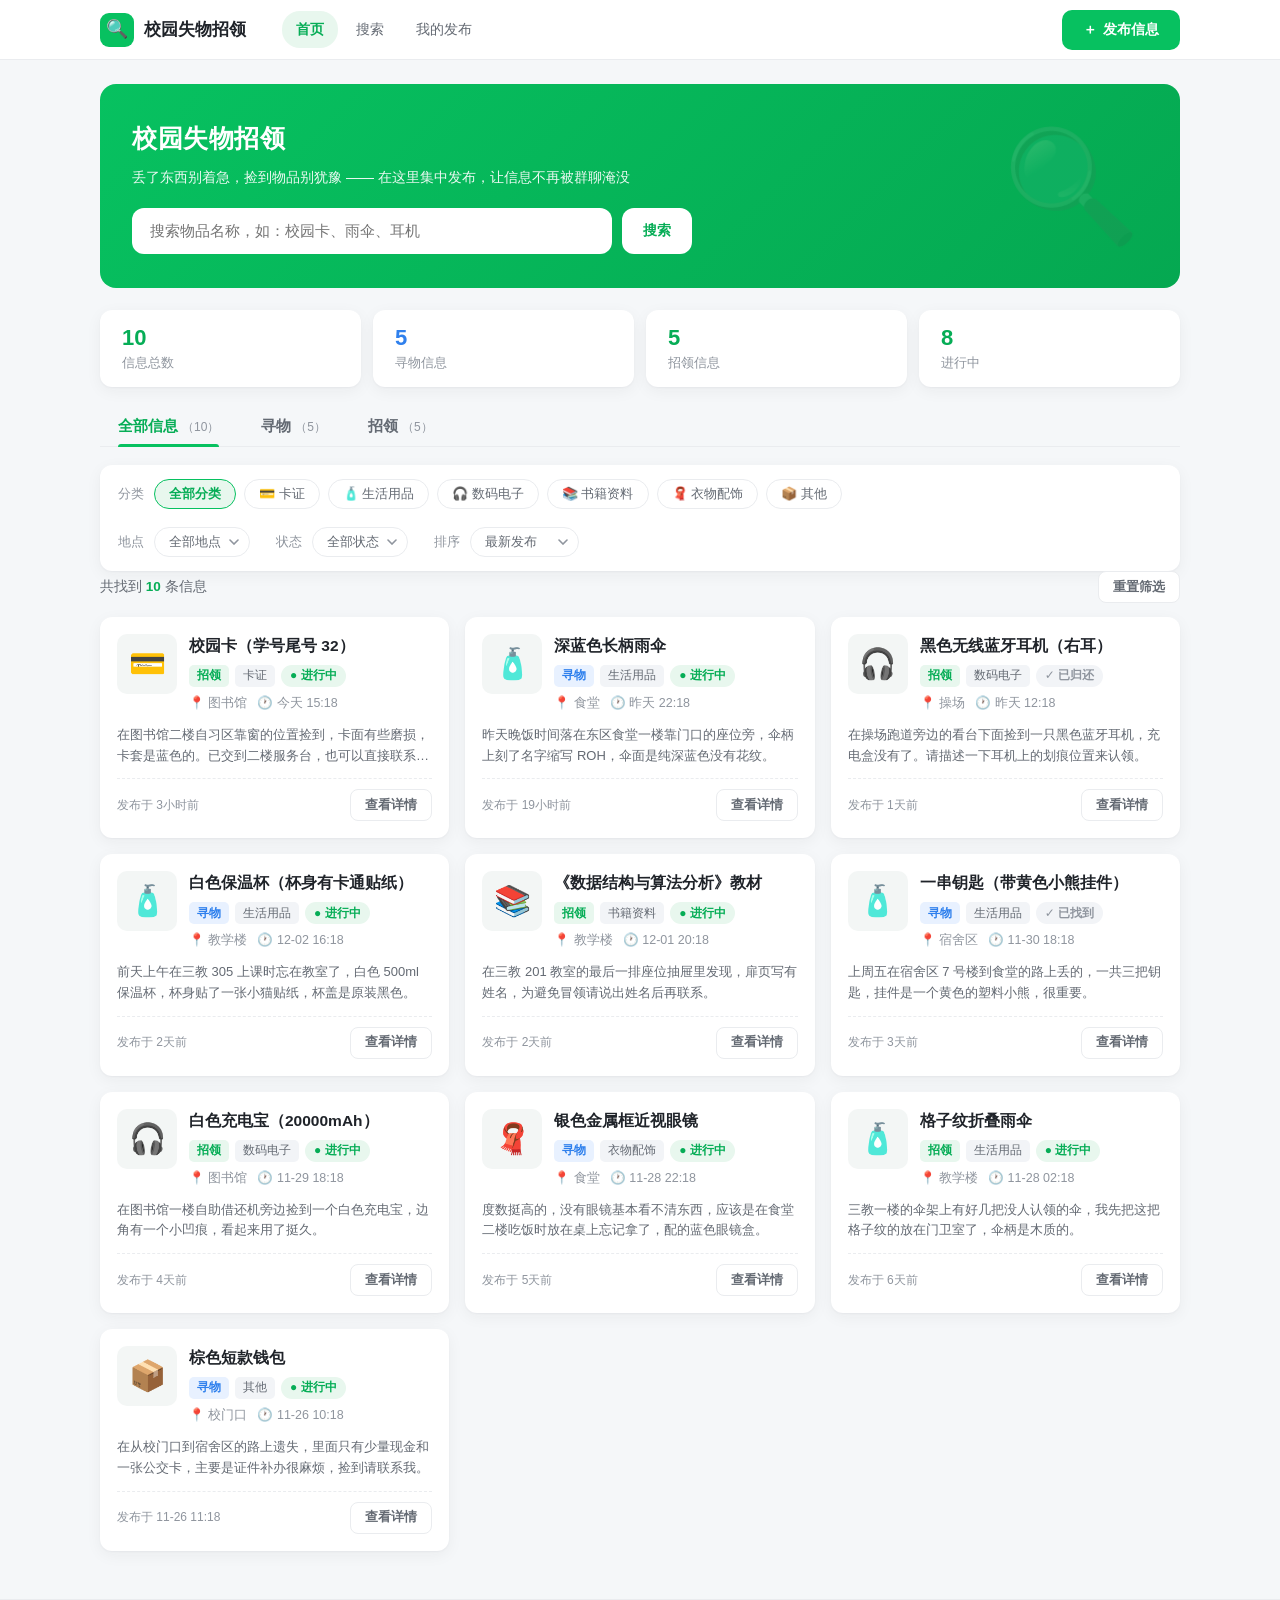
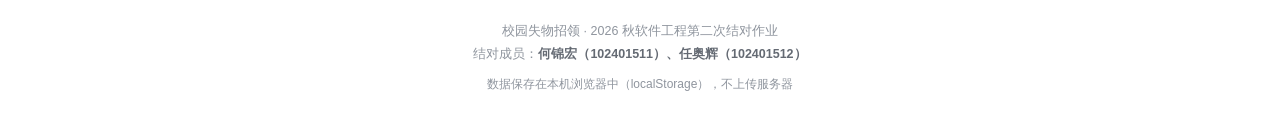
<file: index.html>
<!DOCTYPE html>
<html lang="zh-CN">
<head>
<meta charset="UTF-8">
<meta name="viewport" content="width=device-width, initial-scale=1.0">
<title>校园失物招领 · 首页</title>
<link rel="icon" href="images/favicon.svg" type="image/svg+xml">
<meta name="description" content="校园失物招领平台：集中发布和查看寻物、招领信息，支持关键词搜索与筛选">
<link rel="stylesheet" href="css/style.css">
</head>
<body>

<!-- 顶部导航栏由 js/ui.js 注入 -->
<header id="app-header"></header>

<main>
  <div class="wrap">

    <!-- 搜索横幅：输入关键词后跳到搜索页 -->
    <section class="hero">
      <h2>校园失物招领</h2>
      <p>丢了东西别着急，捡到物品别犹豫 —— 在这里集中发布，让信息不再被群聊淹没</p>
      <form class="hero-search" id="hero-form" autocomplete="off">
        <input type="text" id="hero-input" placeholder="搜索物品名称，如：校园卡、雨伞、耳机" maxlength="30">
        <button class="btn" type="submit">搜索</button>
      </form>
    </section>

    <!-- 数据概览 -->
    <section class="stats" id="stats"></section>

    <!-- 类型切换 -->
    <div class="tabs" id="type-tabs">
      <button data-type="" class="on">全部信息<span class="count" id="count-all"></span></button>
      <button data-type="lost">寻物<span class="count" id="count-lost"></span></button>
      <button data-type="found">招领<span class="count" id="count-found"></span></button>
    </div>

    <!-- 筛选条：分类 / 地点 / 状态 / 排序 -->
    <section class="filters">
      <div class="filter-group" style="width:100%;">
        <label>分类</label>
        <div class="chips" id="cat-chips"></div>
      </div>
      <div class="filter-group">
        <label>地点</label>
        <select class="chip" id="place-select"><option value="">全部地点</option></select>
      </div>
      <div class="filter-group">
        <label>状态</label>
        <select class="chip" id="status-select">
          <option value="">全部状态</option>
          <option value="open">进行中</option>
          <option value="closed">已结束</option>
        </select>
      </div>
      <div class="filter-group">
        <label>排序</label>
        <select class="chip" id="sort-select">
          <option value="new">最新发布</option>
          <option value="old">最早发布</option>
          <option value="time">按物品时间</option>
        </select>
      </div>
    </section>

    <div class="result-bar">
      <span id="list-summary">正在加载…</span>
      <button class="btn btn-sm btn-ghost" id="reset-filter" type="button">重置筛选</button>
    </div>

    <!-- 信息卡片列表 -->
    <section class="grid" id="card-list"></section>

  </div>
</main>

<!-- 页脚由 js/ui.js 注入 -->
<footer id="app-footer"></footer>

<script src="js/utils.js"></script>
<script src="js/store.js"></script>
<script src="js/seed.js"></script>
<script src="js/ui.js"></script>
<script src="js/page-index.js"></script>
</body>
</html>
</file>
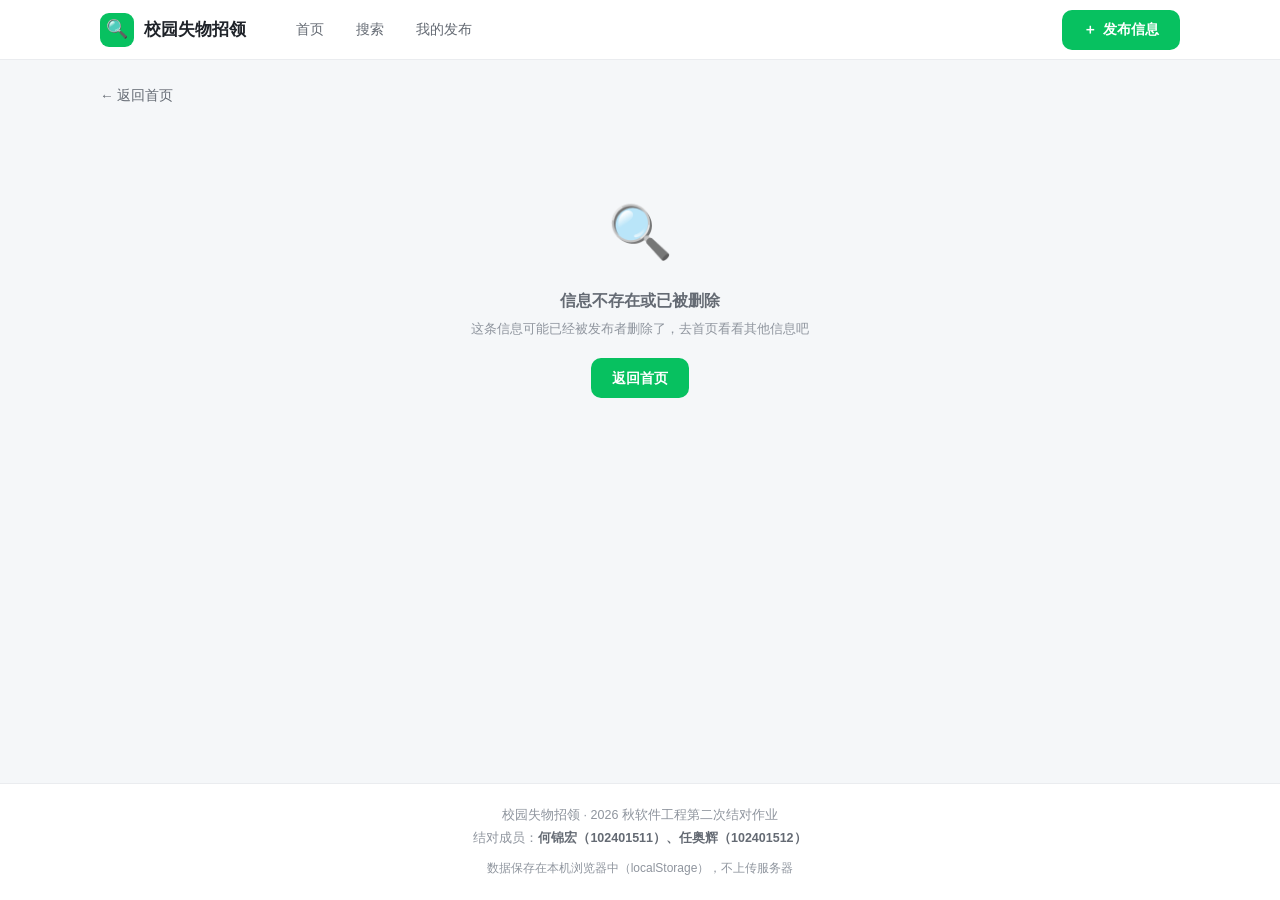
<file: detail.html>
<!DOCTYPE html>
<html lang="zh-CN">
<head>
<meta charset="UTF-8">
<meta name="viewport" content="width=device-width, initial-scale=1.0">
<title>物品详情 · 校园失物招领</title>
<link rel="icon" href="images/favicon.svg" type="image/svg+xml">
<link rel="stylesheet" href="css/style.css">
</head>
<body>

<header id="app-header"></header>

<main>
  <div class="wrap">
    <!-- 面包屑 -->
    <div class="page-head" style="margin-bottom:14px;">
      <a href="index.html" style="color:#646A73;font-size:13.5px;">← 返回首页</a>
    </div>

    <!-- 详情内容由 js/page-detail.js 渲染 -->
    <div id="detail-root"></div>
  </div>
</main>

<footer id="app-footer"></footer>

<script src="js/utils.js"></script>
<script src="js/store.js"></script>
<script src="js/seed.js"></script>
<script src="js/ui.js"></script>
<script src="js/page-detail.js"></script>
</body>
</html>
</file>
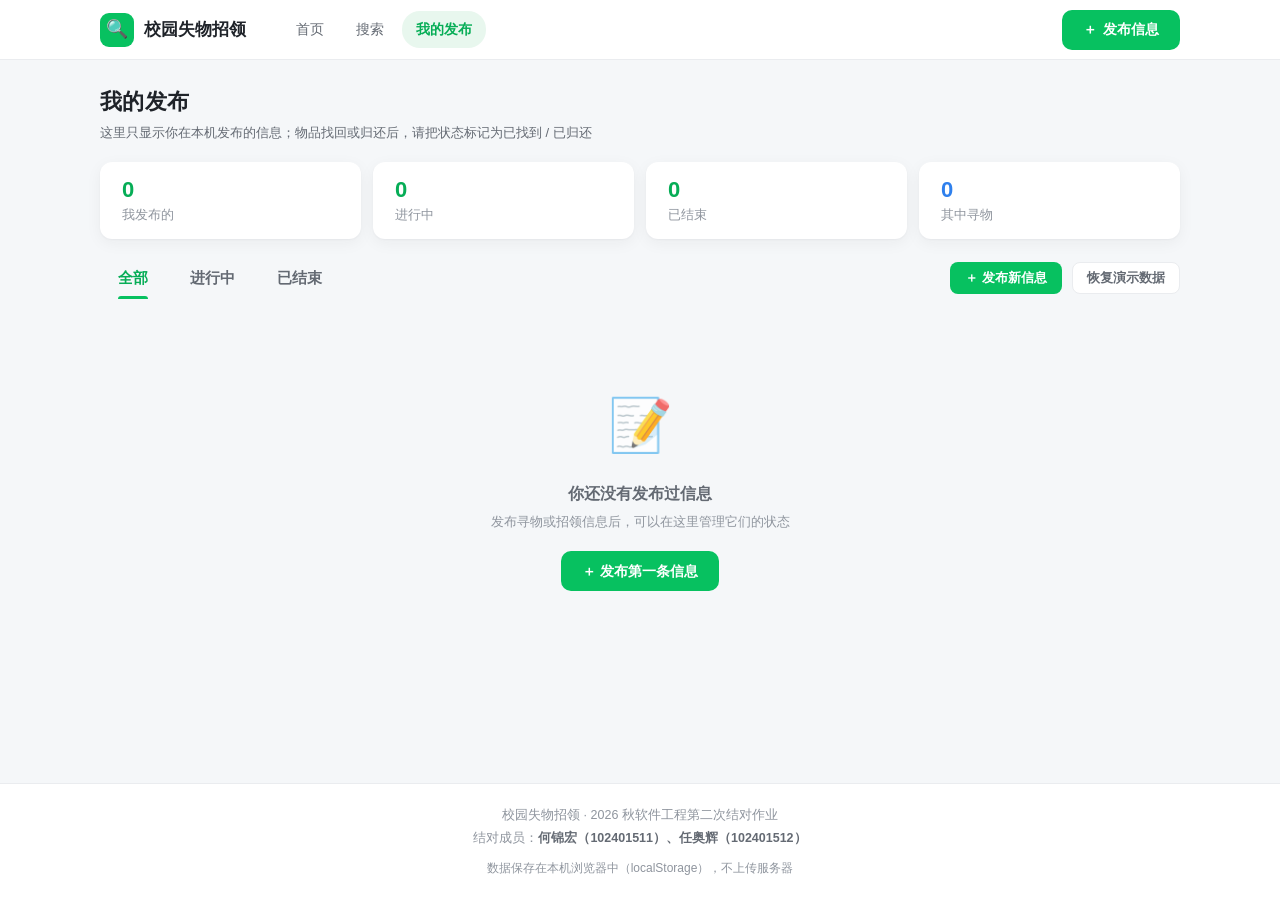
<file: mine.html>
<!DOCTYPE html>
<html lang="zh-CN">
<head>
<meta charset="UTF-8">
<meta name="viewport" content="width=device-width, initial-scale=1.0">
<title>我的发布 · 校园失物招领</title>
<link rel="icon" href="images/favicon.svg" type="image/svg+xml">
<link rel="stylesheet" href="css/style.css">
</head>
<body>

<header id="app-header"></header>

<main>
  <div class="wrap">

    <div class="page-head">
      <h1>我的发布</h1>
      <p>这里只显示你在本机发布的信息；物品找回或归还后，请把状态标记为已找到 / 已归还</p>
    </div>

    <!-- 我的数据概览 -->
    <section class="stats" id="mine-stats"></section>

    <div class="mine-toolbar">
      <div class="tabs" id="status-tabs" style="margin-bottom:0;border:none;">
        <button data-status="" class="on">全部</button>
        <button data-status="open">进行中</button>
        <button data-status="closed">已结束</button>
      </div>
      <div style="display:flex;gap:10px;flex-wrap:wrap;">
        <a class="btn btn-primary btn-sm" href="publish.html">＋ 发布新信息</a>
        <button class="btn btn-ghost btn-sm" id="restore-seed" type="button">恢复演示数据</button>
      </div>
    </div>

    <section id="mine-list"></section>

  </div>
</main>

<footer id="app-footer"></footer>

<script src="js/utils.js"></script>
<script src="js/store.js"></script>
<script src="js/seed.js"></script>
<script src="js/ui.js"></script>
<script src="js/page-mine.js"></script>
</body>
</html>
</file>
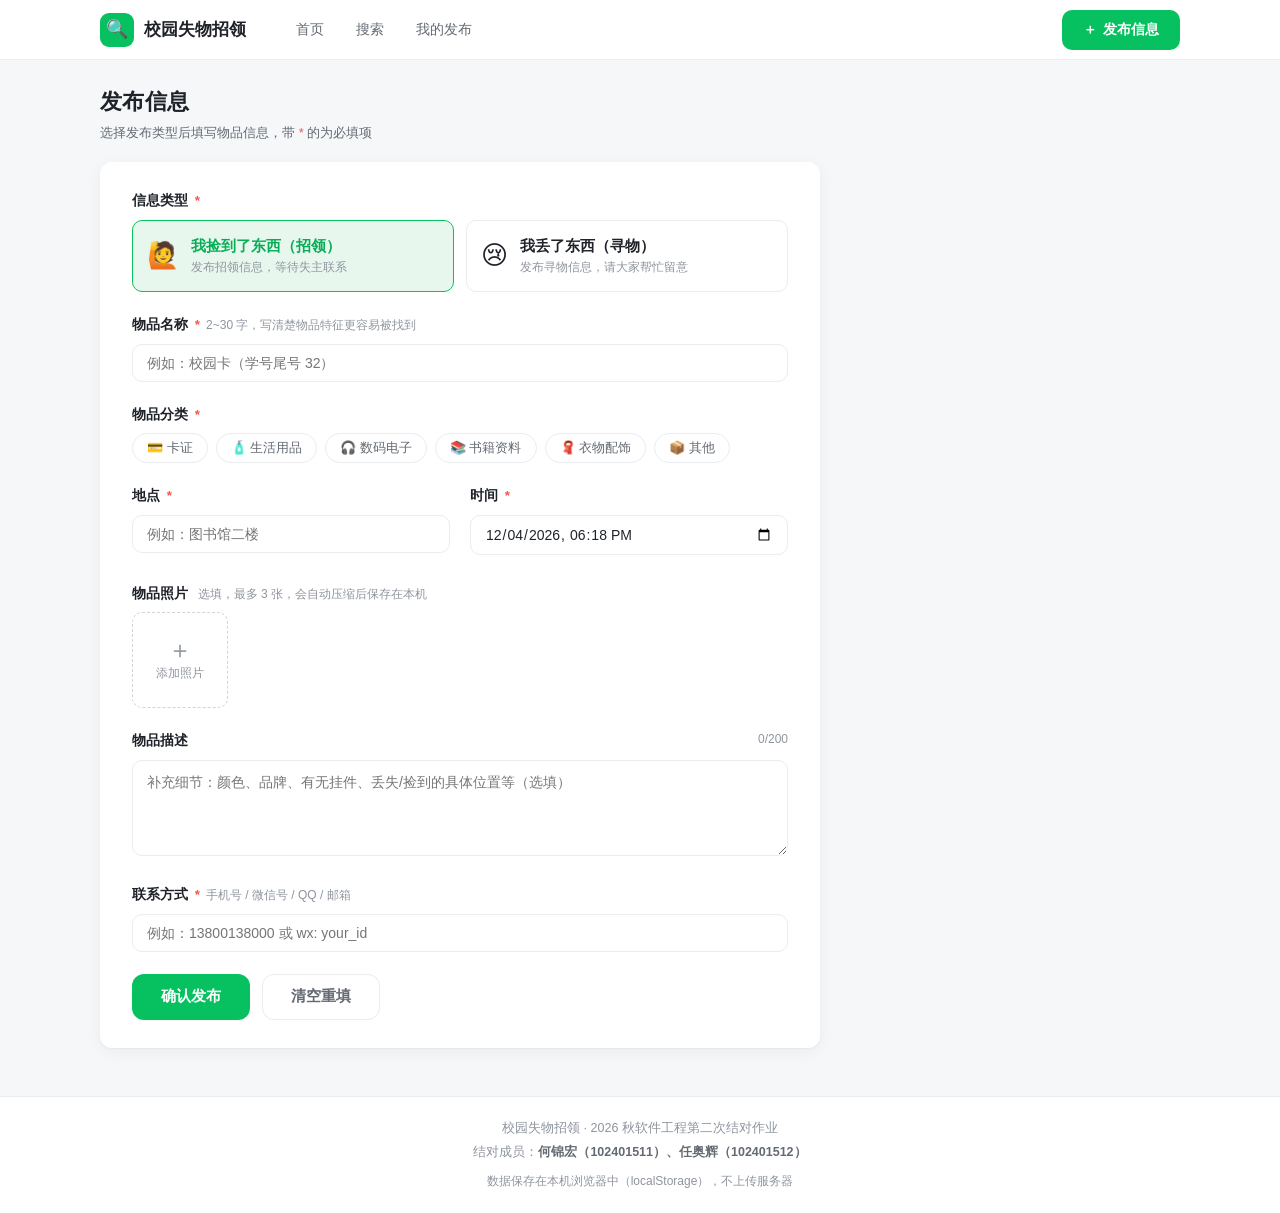
<file: publish.html>
<!DOCTYPE html>
<html lang="zh-CN">
<head>
<meta charset="UTF-8">
<meta name="viewport" content="width=device-width, initial-scale=1.0">
<title>发布信息 · 校园失物招领</title>
<link rel="icon" href="images/favicon.svg" type="image/svg+xml">
<meta name="description" content="发布寻物或招领信息，填写物品名称、分类、地点、时间、联系方式">
<link rel="stylesheet" href="css/style.css">
</head>
<body>

<header id="app-header"></header>

<main>
  <div class="wrap">

    <div class="page-head">
      <h1>发布信息</h1>
      <p>选择发布类型后填写物品信息，带 <span style="color:#FA5151">*</span> 的为必填项</p>
    </div>

    <form class="form-card" id="publish-form" novalidate>

      <!-- 类型选择 -->
      <div class="form-row">
        <label>信息类型 <span class="req">*</span></label>
        <div class="type-picker" id="type-picker">
          <div class="type-option on" data-type="found">
            <span class="ti">🙋</span>
            <div>
              <div class="tt">我捡到了东西（招领）</div>
              <div class="td">发布招领信息，等待失主联系</div>
            </div>
          </div>
          <div class="type-option" data-type="lost">
            <span class="ti">😢</span>
            <div>
              <div class="tt">我丢了东西（寻物）</div>
              <div class="td">发布寻物信息，请大家帮忙留意</div>
            </div>
          </div>
        </div>
        <div class="err-msg" data-err="type"></div>
      </div>

      <!-- 物品名称 -->
      <div class="form-row">
        <label>物品名称 <span class="req">*</span><span class="hint">2~30 字，写清楚物品特征更容易被找到</span></label>
        <input class="input" type="text" id="f-title" maxlength="30" placeholder="例如：校园卡（学号尾号 32）">
        <div class="err-msg" data-err="title"></div>
      </div>

      <!-- 分类 -->
      <div class="form-row">
        <label>物品分类 <span class="req">*</span></label>
        <div class="chips" id="cat-chips"></div>
        <div class="err-msg" data-err="category"></div>
      </div>

      <div class="form-grid">
        <!-- 地点 -->
        <div class="form-row">
          <label>地点 <span class="req">*</span></label>
          <input class="input" type="text" id="f-place" list="place-list" maxlength="20" placeholder="例如：图书馆二楼">
          <datalist id="place-list"></datalist>
          <div class="err-msg" data-err="place"></div>
        </div>

        <!-- 时间 -->
        <div class="form-row">
          <label>时间 <span class="req">*</span></label>
          <input class="input" type="datetime-local" id="f-time">
          <div class="err-msg" data-err="time"></div>
        </div>
      </div>

      <!-- 图片 -->
      <div class="form-row">
        <label>物品照片 <span class="hint">选填，最多 3 张，会自动压缩后保存在本机</span></label>
        <div class="uploader" id="uploader">
          <label class="upload-box" id="upload-btn">
            <span class="plus">＋</span>
            <span>添加照片</span>
            <input type="file" id="file-input" accept="image/*" multiple hidden>
          </label>
        </div>
        <div class="err-msg" data-err="images"></div>
      </div>

      <!-- 描述 -->
      <div class="form-row">
        <label>物品描述 <span class="char-count" id="desc-count">0/200</span></label>
        <textarea class="textarea" id="f-desc" maxlength="200"
          placeholder="补充细节：颜色、品牌、有无挂件、丢失/捡到的具体位置等（选填）"></textarea>
        <div class="err-msg" data-err="desc"></div>
      </div>

      <!-- 联系方式 -->
      <div class="form-row">
        <label>联系方式 <span class="req">*</span><span class="hint">手机号 / 微信号 / QQ / 邮箱</span></label>
        <input class="input" type="text" id="f-contact" maxlength="30" placeholder="例如：13800138000 或 wx: your_id">
        <div class="err-msg" data-err="contact"></div>
      </div>

      <div style="display:flex;gap:12px;flex-wrap:wrap;">
        <button class="btn btn-primary btn-lg" type="submit" id="submit-btn">确认发布</button>
        <button class="btn btn-ghost btn-lg" type="reset" id="reset-btn">清空重填</button>
      </div>

    </form>

  </div>
</main>

<footer id="app-footer"></footer>

<script src="js/utils.js"></script>
<script src="js/store.js"></script>
<script src="js/seed.js"></script>
<script src="js/ui.js"></script>
<script src="js/page-publish.js"></script>
</body>
</html>
</file>
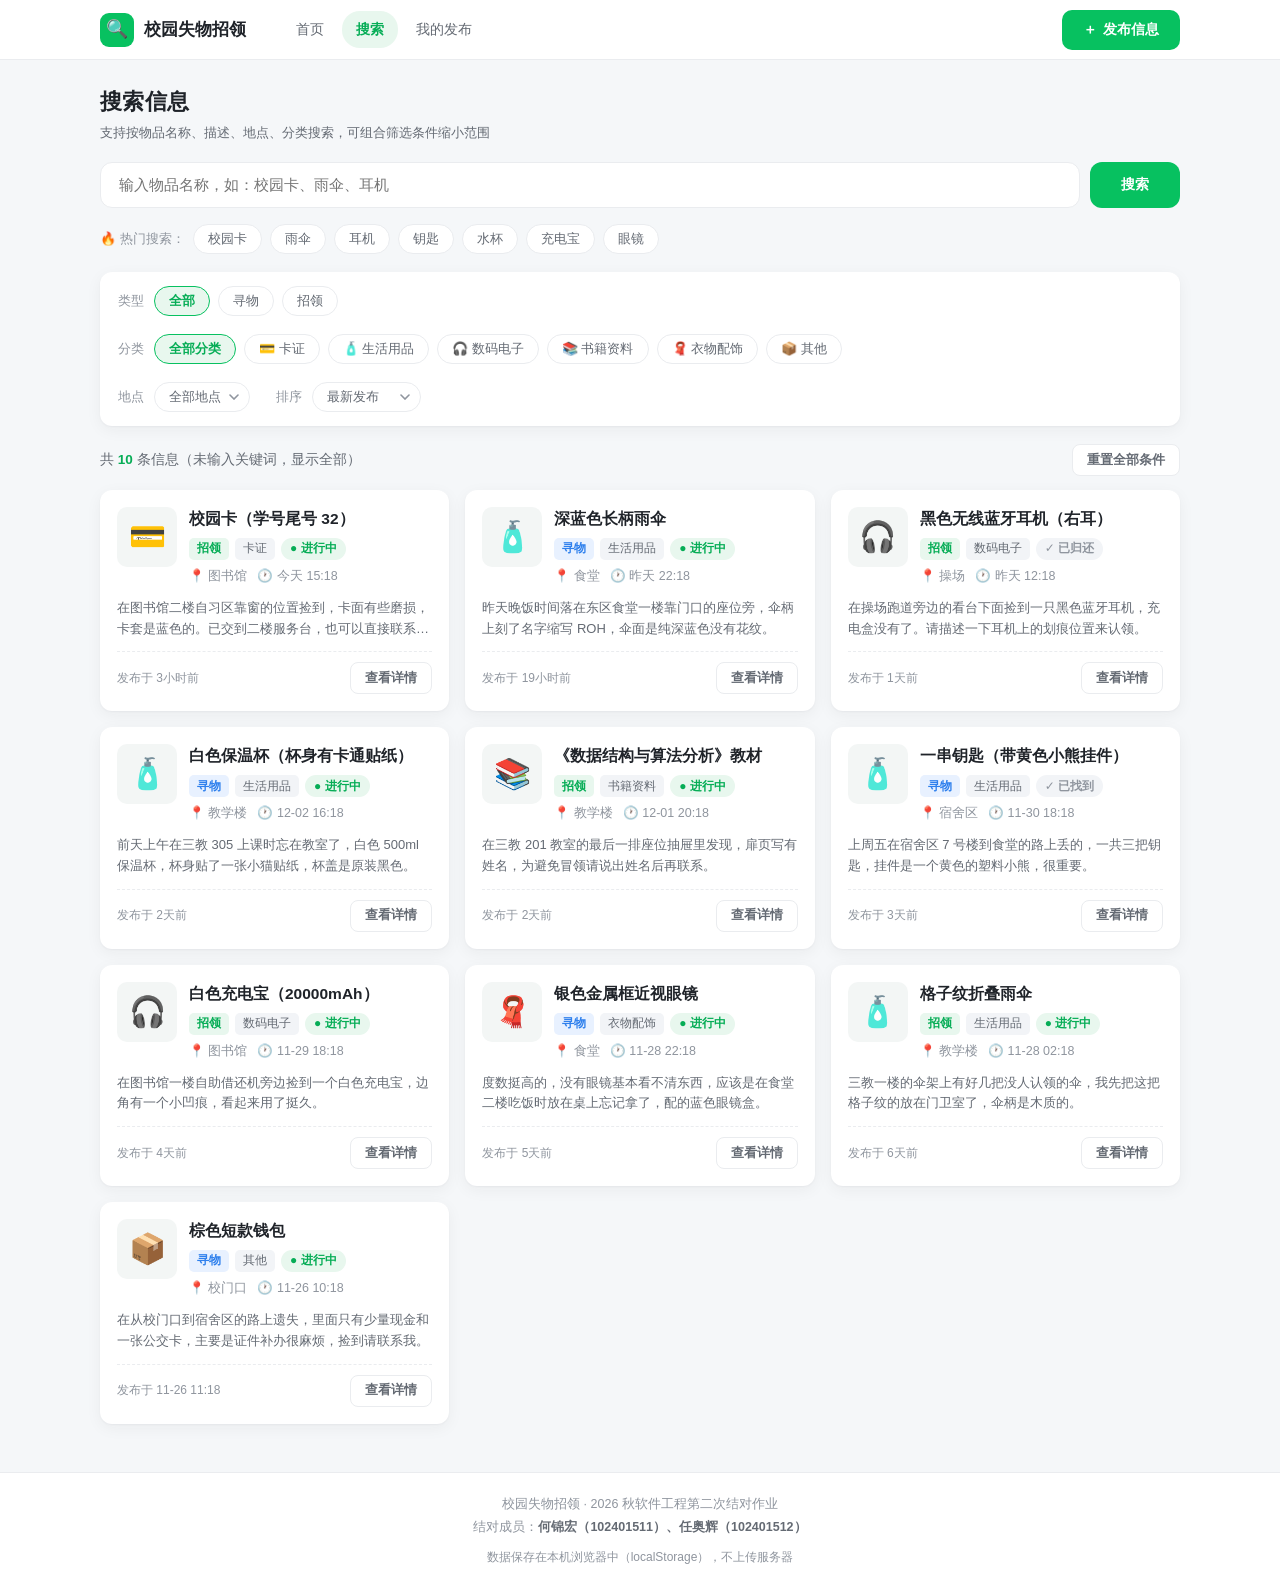
<file: search.html>
<!DOCTYPE html>
<html lang="zh-CN">
<head>
<meta charset="UTF-8">
<meta name="viewport" content="width=device-width, initial-scale=1.0">
<title>搜索 · 校园失物招领</title>
<link rel="icon" href="images/favicon.svg" type="image/svg+xml">
<meta name="description" content="按物品名称等关键词搜索校园失物招领信息，支持类型、分类、地点筛选">
<link rel="stylesheet" href="css/style.css">
</head>
<body>

<header id="app-header"></header>

<main>
  <div class="wrap">

    <div class="page-head">
      <h1>搜索信息</h1>
      <p>支持按物品名称、描述、地点、分类搜索，可组合筛选条件缩小范围</p>
    </div>

    <!-- 搜索框 -->
    <form class="search-bar" id="search-form" autocomplete="off">
      <input type="text" id="keyword" placeholder="输入物品名称，如：校园卡、雨伞、耳机" maxlength="30">
      <button class="btn btn-primary" type="submit">搜索</button>
    </form>

    <!-- 热门搜索词 -->
    <div class="hot-words">
      <span class="lbl">🔥 热门搜索：</span>
      <div class="chips" id="hot-chips"></div>
    </div>

    <!-- 搜索历史（保存在本机） -->
    <div class="hot-words" id="history-row" style="display:none;">
      <span class="lbl">🕘 搜索历史：</span>
      <div class="chips" id="history-chips"></div>
      <button class="btn btn-sm btn-ghost" id="clear-history" type="button">清空</button>
    </div>

    <!-- 筛选条 -->
    <section class="filters" style="margin-bottom:18px;">
      <div class="filter-group">
        <label>类型</label>
        <div class="chips" id="type-chips">
          <button class="chip on" data-type="">全部</button>
          <button class="chip" data-type="lost">寻物</button>
          <button class="chip" data-type="found">招领</button>
        </div>
      </div>
      <div class="filter-group" style="width:100%;">
        <label>分类</label>
        <div class="chips" id="cat-chips"></div>
      </div>
      <div class="filter-group">
        <label>地点</label>
        <select class="chip" id="place-select"><option value="">全部地点</option></select>
      </div>
      <div class="filter-group">
        <label>排序</label>
        <select class="chip" id="sort-select">
          <option value="new">最新发布</option>
          <option value="time">按物品时间</option>
        </select>
      </div>
    </section>

    <div class="result-bar">
      <span id="result-summary">请输入关键词开始搜索</span>
      <button class="btn btn-sm btn-ghost" id="reset-btn" type="button">重置全部条件</button>
    </div>

    <section class="grid" id="result-list"></section>

  </div>
</main>

<footer id="app-footer"></footer>

<script src="js/utils.js"></script>
<script src="js/store.js"></script>
<script src="js/seed.js"></script>
<script src="js/ui.js"></script>
<script src="js/page-search.js"></script>
</body>
</html>
</file>
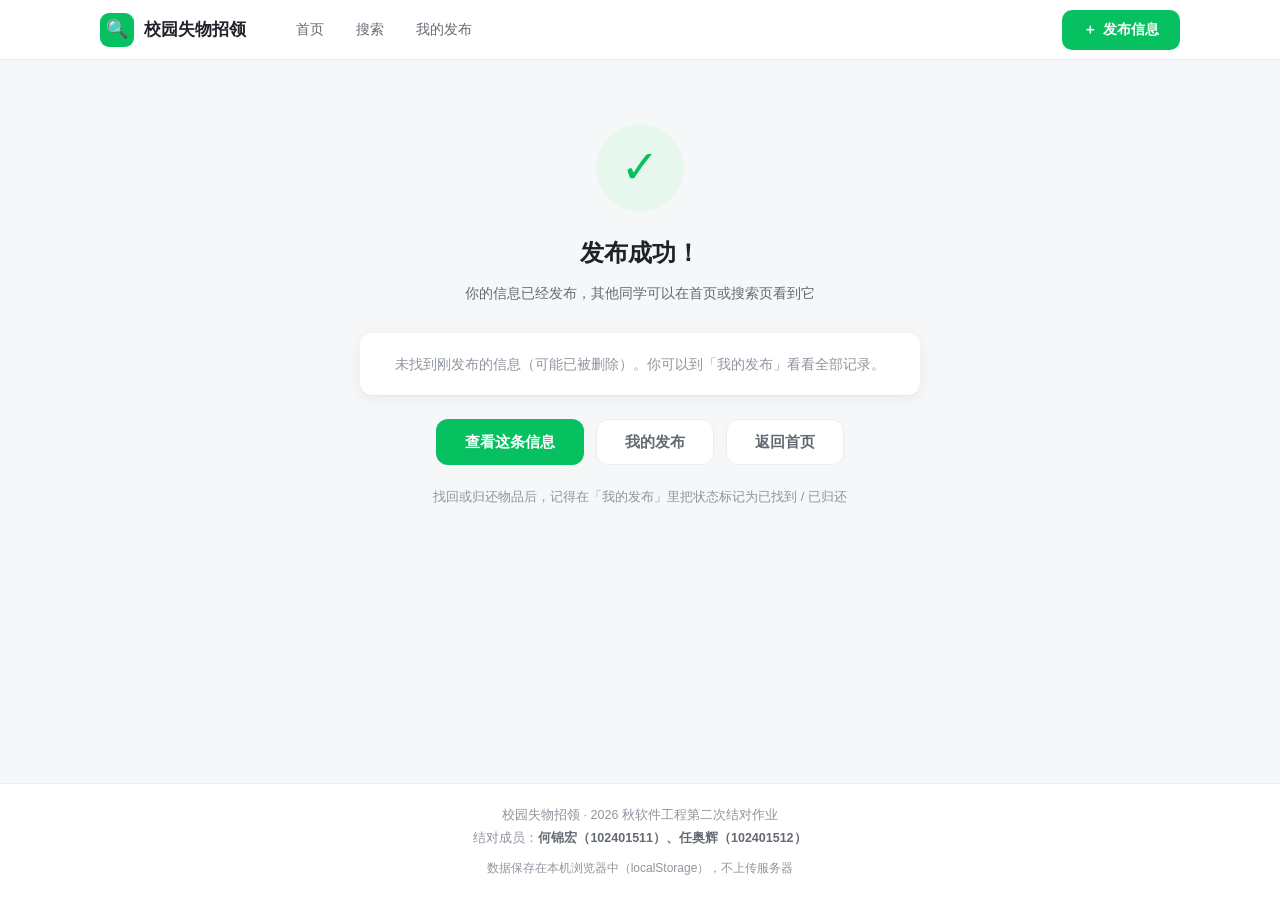
<file: success.html>
<!DOCTYPE html>
<html lang="zh-CN">
<head>
<meta charset="UTF-8">
<meta name="viewport" content="width=device-width, initial-scale=1.0">
<title>发布成功 · 校园失物招领</title>
<link rel="icon" href="images/favicon.svg" type="image/svg+xml">
<link rel="stylesheet" href="css/style.css">
</head>
<body>

<header id="app-header"></header>

<main>
  <div class="wrap">
    <div class="success-wrap">

      <div class="success-icon">✓</div>
      <h1>发布成功！</h1>
      <p>你的信息已经发布，其他同学可以在首页或搜索页看到它</p>

      <div class="success-card" id="preview-card"></div>

      <div class="success-actions">
        <a class="btn btn-primary btn-lg" id="btn-detail" href="mine.html">查看这条信息</a>
        <a class="btn btn-ghost btn-lg" href="mine.html">我的发布</a>
        <a class="btn btn-ghost btn-lg" href="index.html">返回首页</a>
      </div>

      <p style="margin-top:22px;font-size:13px;color:#8F959E;">
        找回或归还物品后，记得在「我的发布」里把状态标记为已找到 / 已归还
      </p>

    </div>
  </div>
</main>

<footer id="app-footer"></footer>

<script src="js/utils.js"></script>
<script src="js/store.js"></script>
<script src="js/seed.js"></script>
<script src="js/ui.js"></script>
<script>
(function () {
  'use strict';
  document.addEventListener('DOMContentLoaded', function () {
    LFUI.initPage('');

    var id = LFUtils.parseQuery(location.search).id;
    var item = id ? LFUI.store.getById(id) : null;
    var box = document.getElementById('preview-card');

    if (!item) {
      box.innerHTML = '<p style="color:#8F959E;text-align:center;">' +
        '未找到刚发布的信息（可能已被删除）。你可以到「我的发布」看看全部记录。</p>';
      document.getElementById('btn-detail').href = 'mine.html';
      return;
    }

    // 预览刚发布的那条信息
    box.innerHTML =
      '<div style="display:flex;gap:12px;align-items:center;">' +
        LFUI.thumbHtml(item, 'card-thumb') +
        '<div style="flex:1;min-width:0;">' +
          '<div style="font-weight:700;font-size:15.5px;margin-bottom:6px;">' + LFUtils.escapeHtml(item.title) + '</div>' +
          '<div class="card-tags">' +
            '<span class="tag ' + LFUI.typeClass(item) + '">' + LFUI.typeText(item) + '</span>' +
            '<span class="tag tag-cat">' + LFUI.categoryName(item.category) + '</span>' +
          '</div>' +
          '<div class="card-meta"><span>📍 ' + LFUtils.escapeHtml(item.place) + '</span>' +
          '<span>🕐 ' + LFUtils.formatTime(item.time) + '</span></div>' +
        '</div>' +
      '</div>';

    document.getElementById('btn-detail').href = 'detail.html' + LFUtils.buildQuery({ id: item.id });
  });
})();
</script>
</body>
</html>
</file>
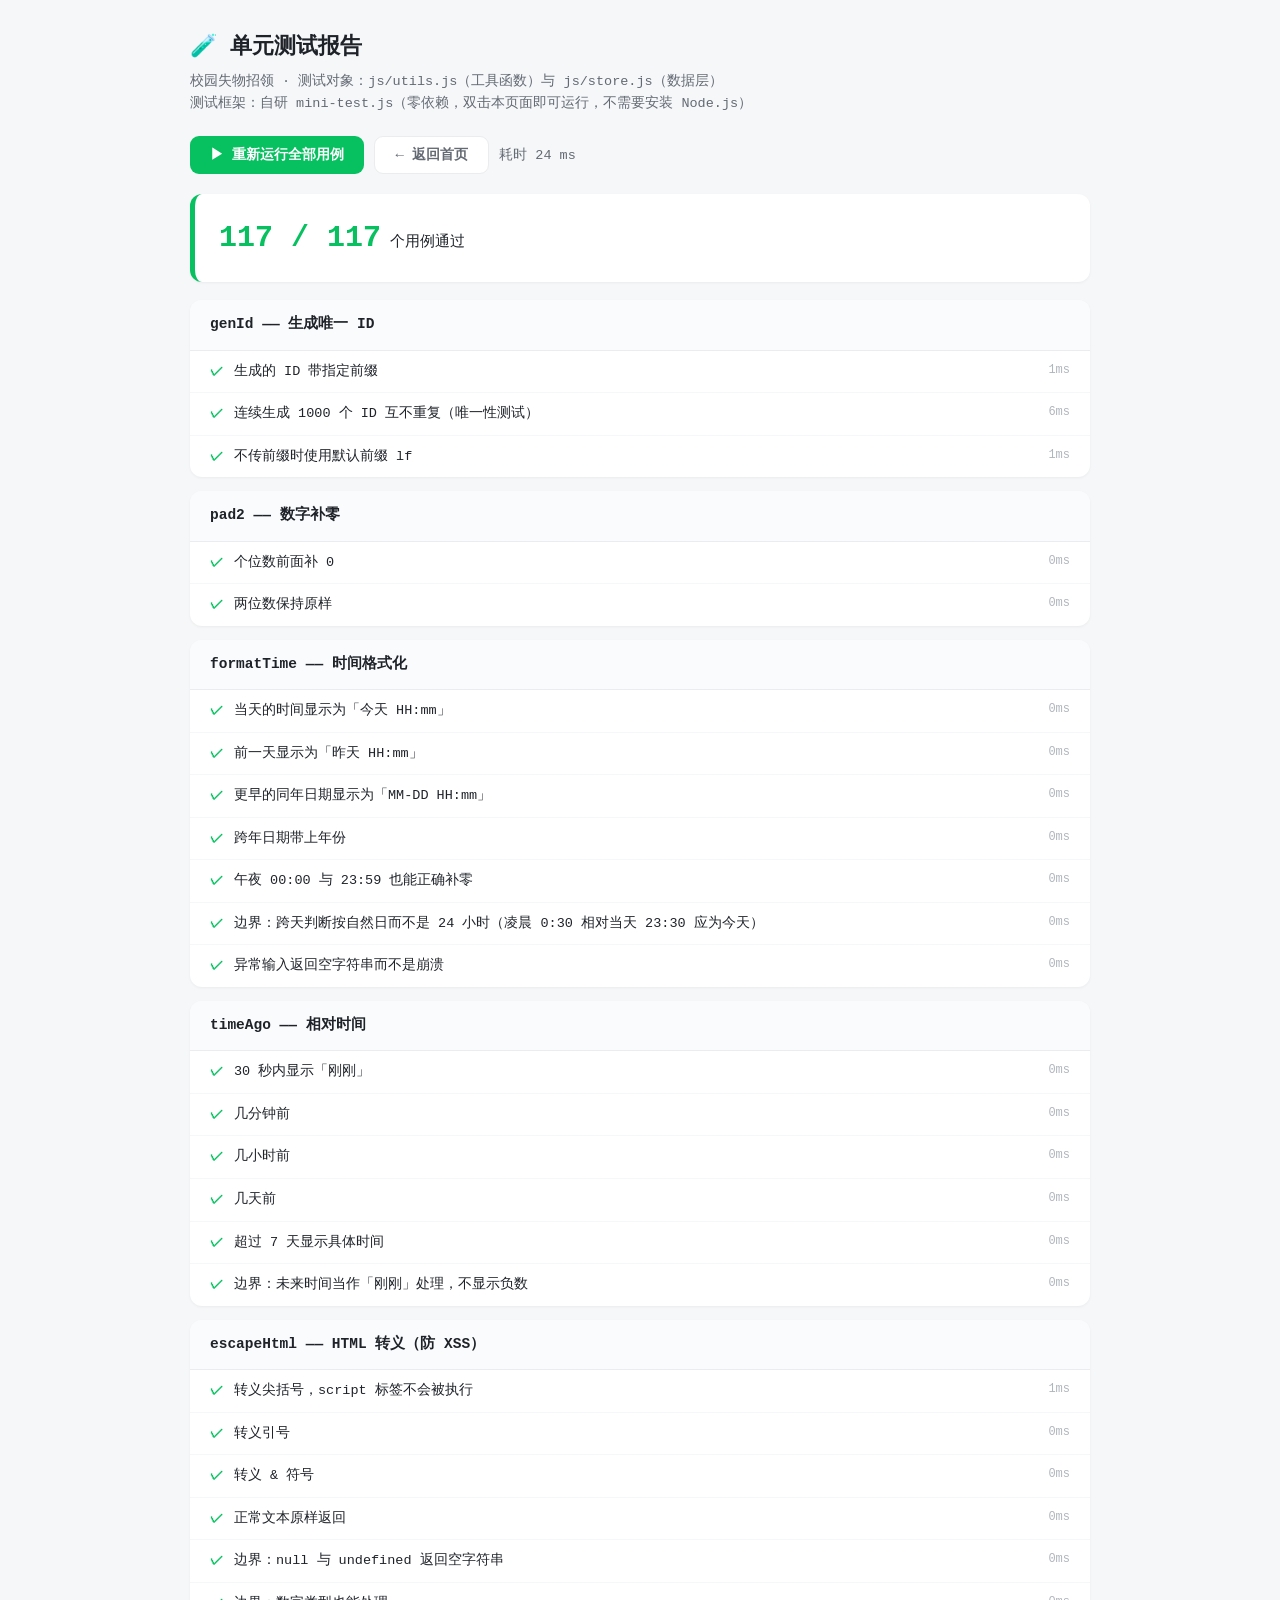
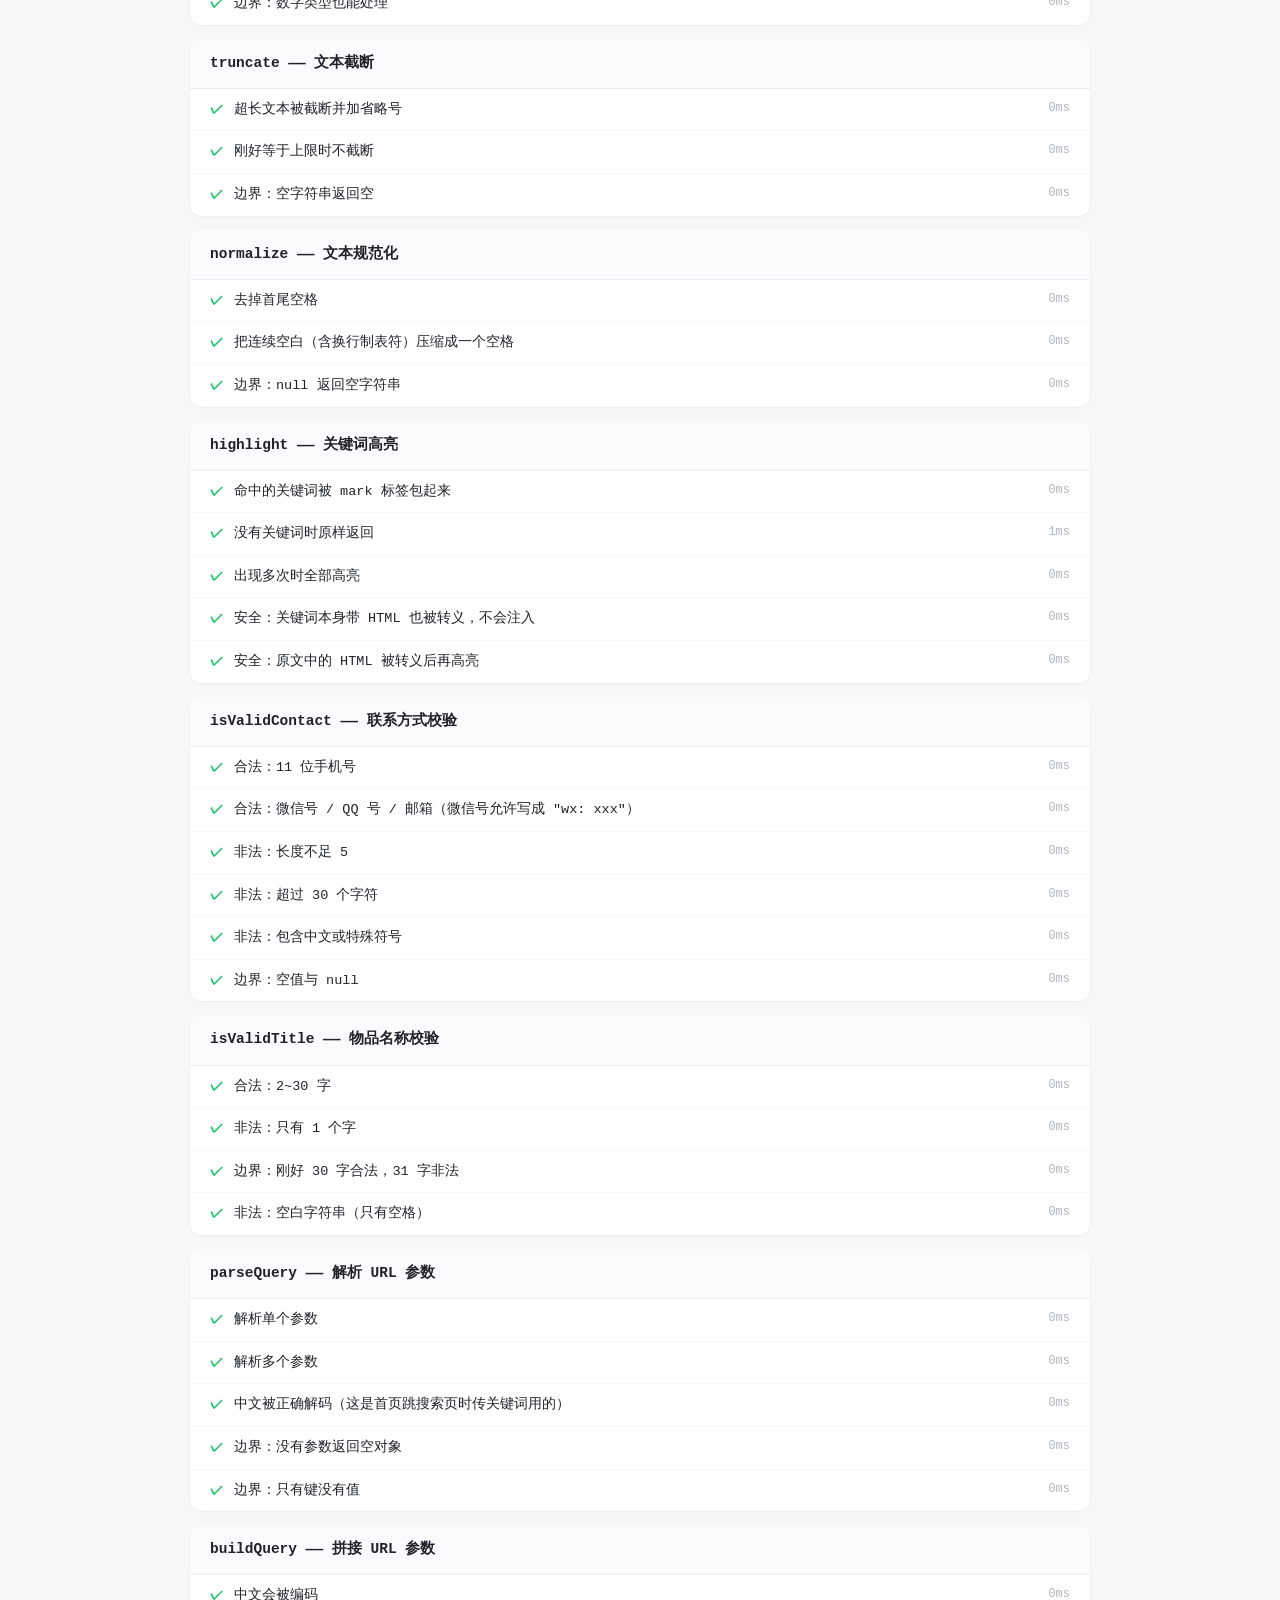
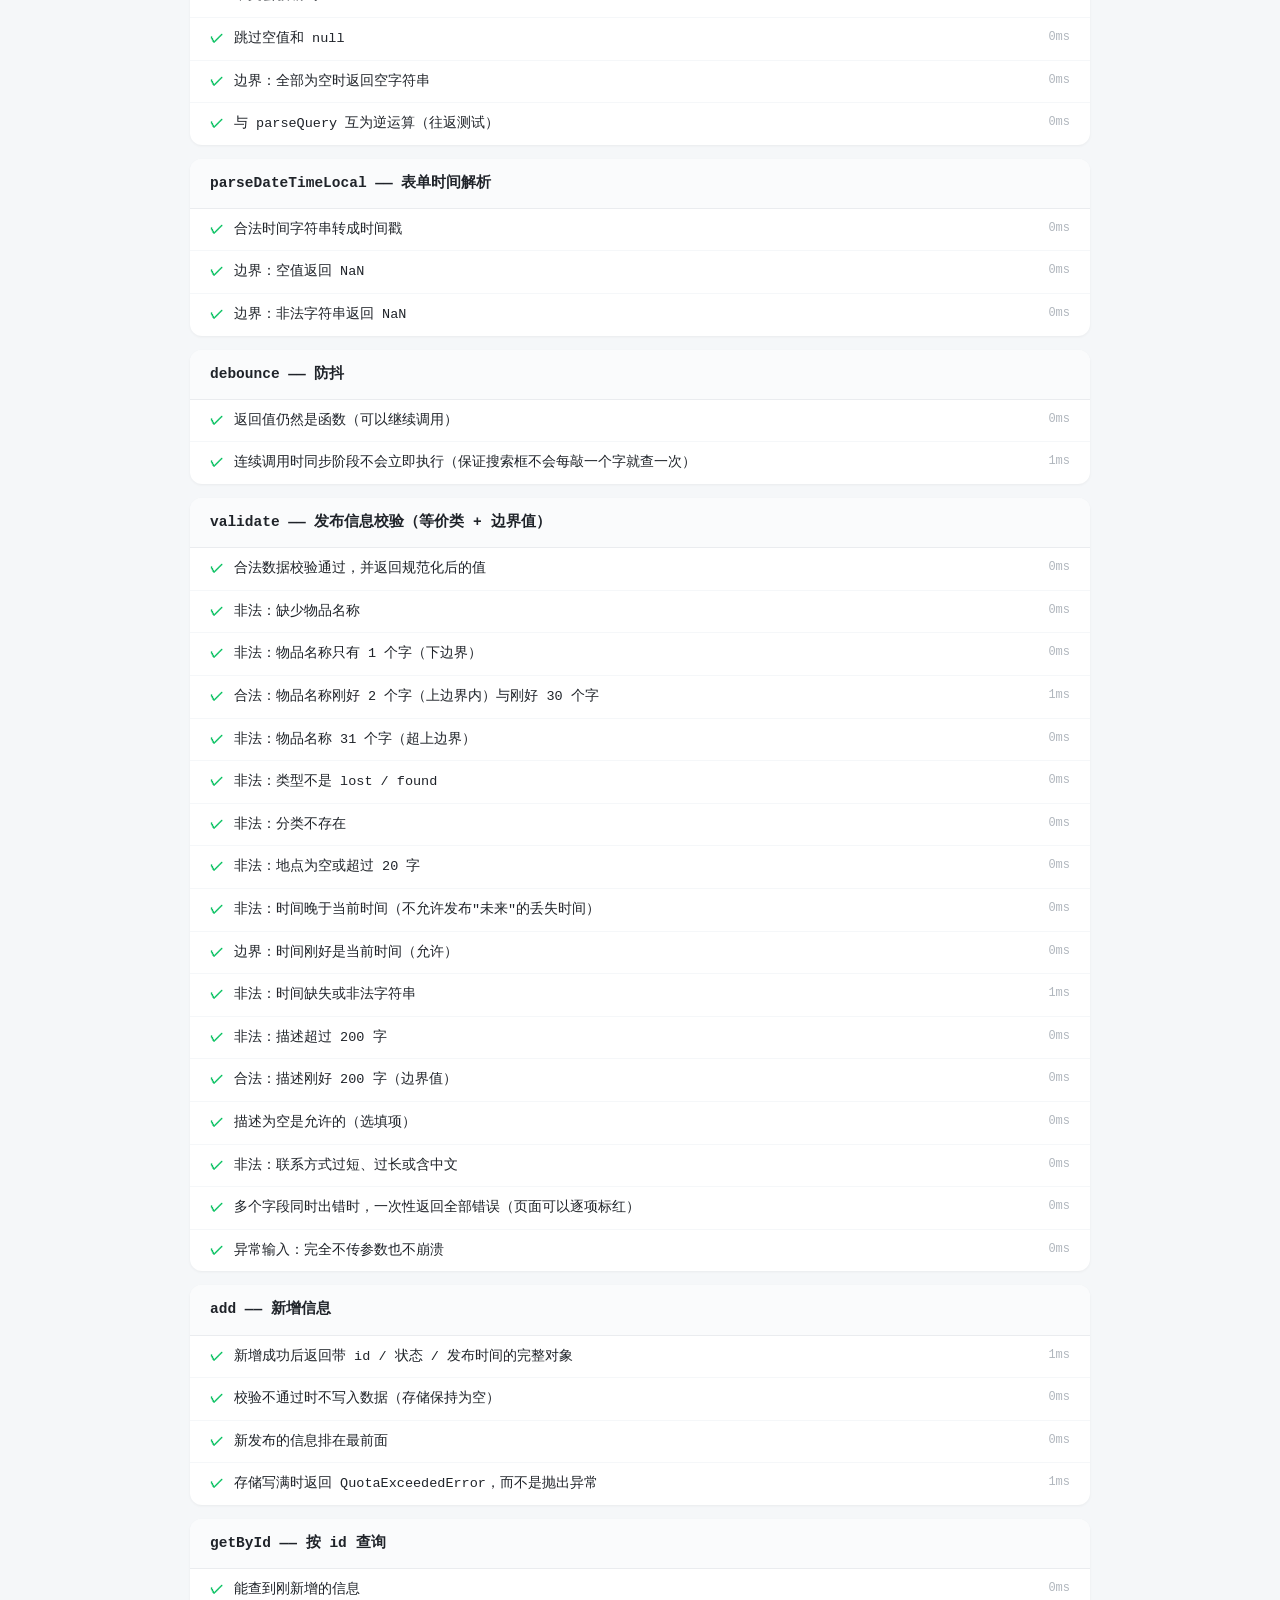
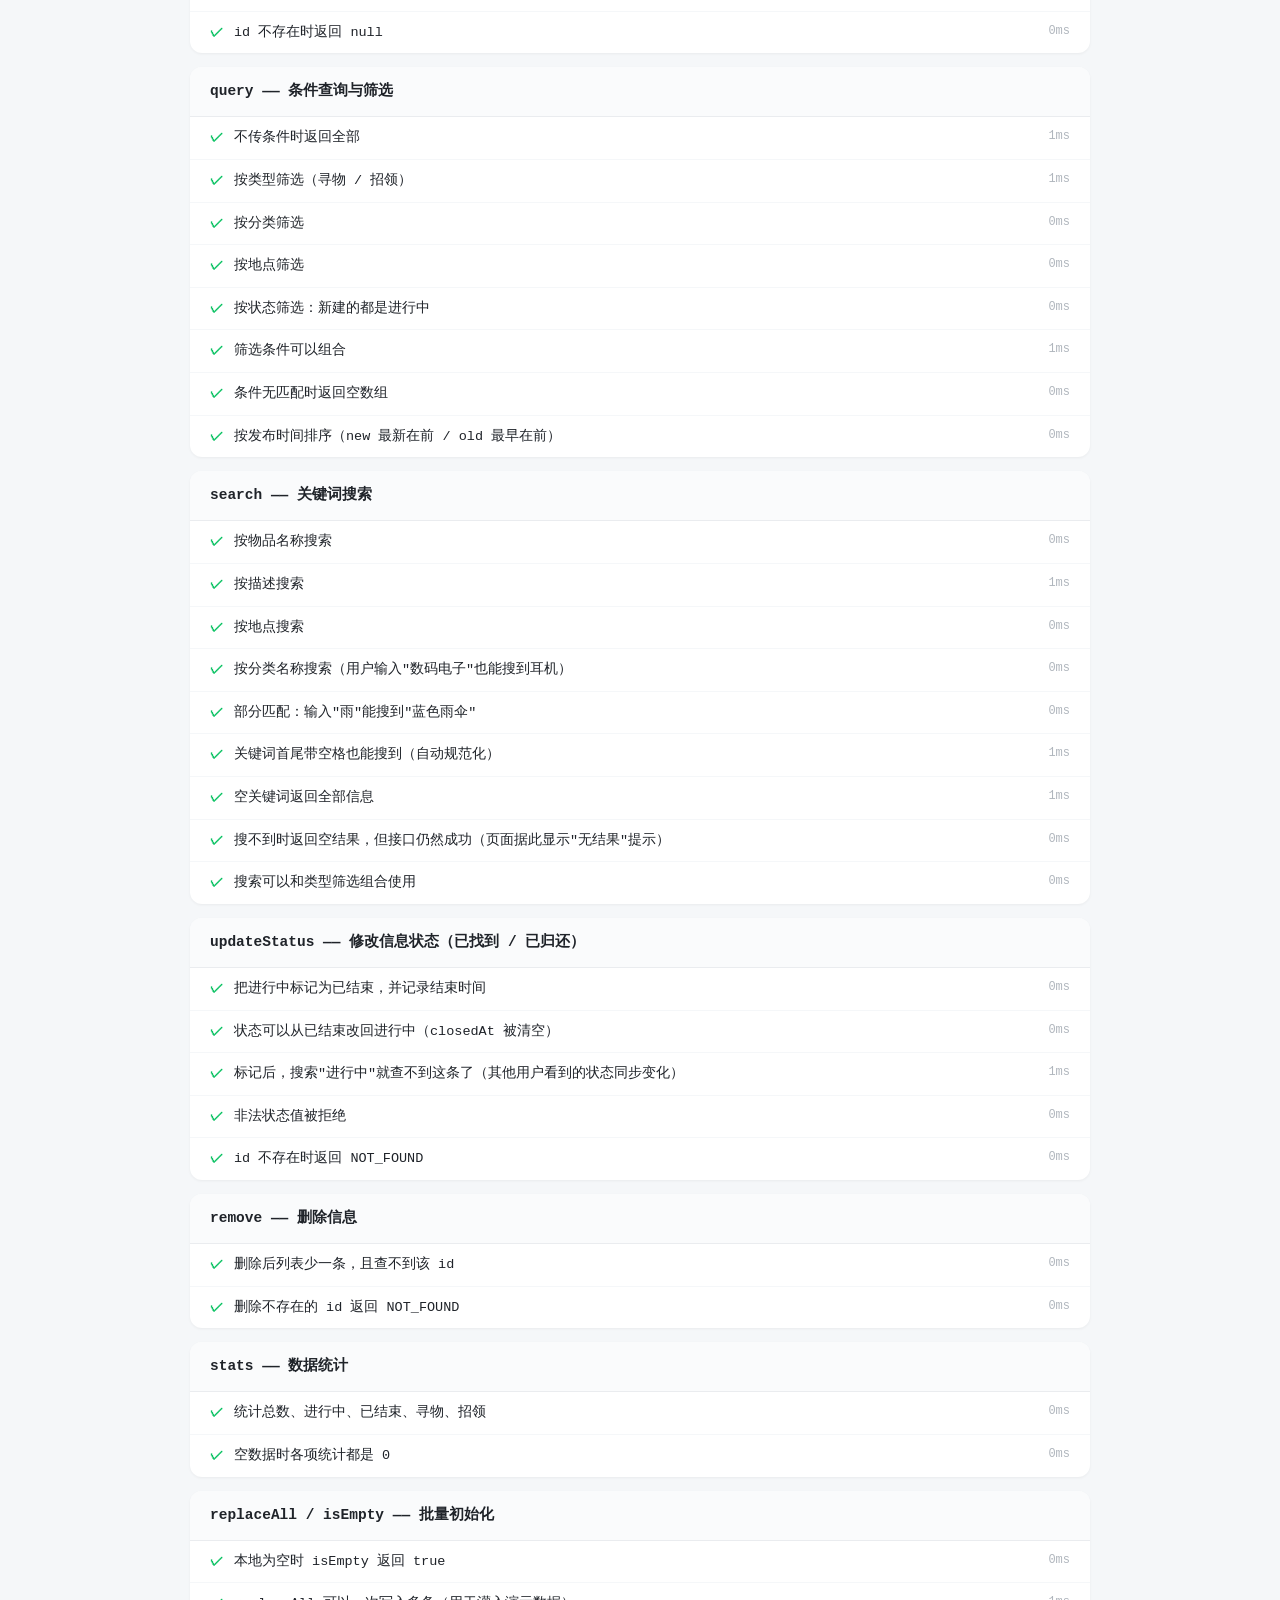
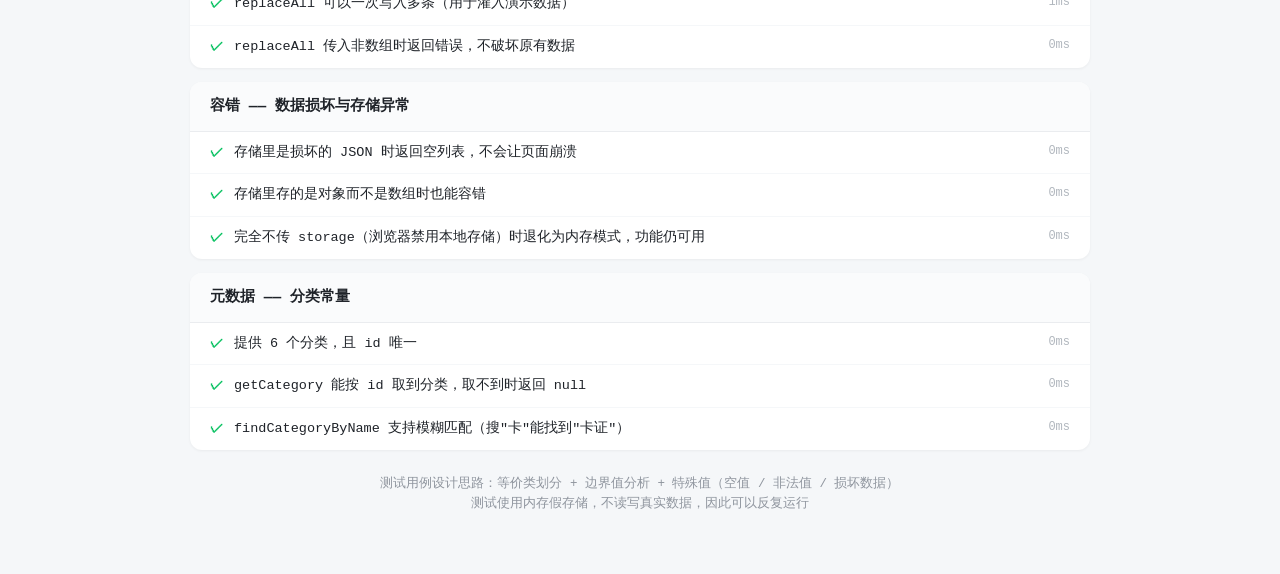
<file: tests/test.html>
<!DOCTYPE html>
<html lang="zh-CN">
<head>
<meta charset="UTF-8">
<meta name="viewport" content="width=device-width, initial-scale=1.0">
<title>单元测试 · 校园失物招领</title>
<link rel="icon" href="../images/favicon.svg" type="image/svg+xml">
<style>
  * { margin: 0; padding: 0; box-sizing: border-box; }
  body {
    font-family: "Microsoft YaHei", "PingFang SC", Consolas, monospace;
    background: #F5F7F9; color: #1F2329; padding: 30px 20px 60px; line-height: 1.6;
  }
  .container { max-width: 900px; margin: 0 auto; }
  h1 { font-size: 22px; margin-bottom: 6px; }
  .sub { color: #646A73; font-size: 13.5px; margin-bottom: 22px; }
  .toolbar { margin-bottom: 20px; display: flex; gap: 10px; align-items: center; flex-wrap: wrap; }
  button {
    height: 38px; padding: 0 20px; border-radius: 9px; border: none; cursor: pointer;
    background: #07C160; color: #fff; font-size: 14px; font-weight: 600; font-family: inherit;
  }
  button:hover { background: #06AD56; }
  button.ghost { background: #fff; color: #646A73; border: 1px solid #EAECEF; }
  .summary {
    background: #fff; border-radius: 12px; padding: 20px 24px; margin-bottom: 18px;
    font-size: 15px; box-shadow: 0 1px 3px rgba(0,0,0,.05);
    border-left: 5px solid #07C160;
  }
  .summary-bad { border-left-color: #FA5151; }
  .summary .big { font-size: 30px; font-weight: 700; color: #07C160; }
  .summary-bad .big { color: #FA5151; }
  .summary .bad { color: #FA5151; }
  .suite { background: #fff; border-radius: 12px; margin-bottom: 14px; overflow: hidden;
           box-shadow: 0 1px 3px rgba(0,0,0,.05); }
  .suite h3 {
    font-size: 14.5px; padding: 13px 20px; background: #FAFBFC; border-bottom: 1px solid #EAECEF;
    font-weight: 700;
  }
  .case { display: flex; align-items: flex-start; gap: 10px; padding: 10px 20px;
          border-bottom: 1px solid #F5F7F9; font-size: 13.5px; flex-wrap: wrap; }
  .case:last-child { border-bottom: none; }
  .case.ok .mark { color: #07C160; font-weight: 700; }
  .case.bad { background: #FFF6F6; }
  .case.bad .mark { color: #FA5151; font-weight: 700; }
  .cname { flex: 1; min-width: 200px; }
  .cms { color: #B0B6BD; font-size: 12px; }
  .cmsg { flex-basis: 100%; color: #D03030; font-size: 12.5px; padding-left: 22px;
          font-family: Consolas, Monaco, monospace; }
  .foot { margin-top: 24px; color: #8F959E; font-size: 12.5px; text-align: center; }
</style>
</head>
<body>
<div class="container">
  <h1>🧪 单元测试报告</h1>
  <p class="sub">
    校园失物招领 · 测试对象：<code>js/utils.js</code>（工具函数）与 <code>js/store.js</code>（数据层）<br>
    测试框架：自研 mini-test.js（零依赖，双击本页面即可运行，不需要安装 Node.js）
  </p>

  <div class="toolbar">
    <button id="run-btn">▶ 重新运行全部用例</button>
    <button class="ghost" id="back-btn">← 返回首页</button>
    <span id="time" class="sub" style="margin:0;"></span>
  </div>

  <div id="result"></div>

  <p class="foot">
    测试用例设计思路：等价类划分 + 边界值分析 + 特殊值（空值 / 非法值 / 损坏数据）<br>
    测试使用内存假存储，不读写真实数据，因此可以反复运行
  </p>
</div>

<!-- 被测代码 -->
<script src="../js/utils.js"></script>
<script src="../js/store.js"></script>
<!-- 测试框架 -->
<script src="mini-test.js"></script>
<!-- 测试用例 -->
<script src="utils.test.js"></script>
<script src="store.test.js"></script>

<script>
(function () {
  'use strict';
  var resultBox = document.getElementById('result');
  var timeEl = document.getElementById('time');

  function runAll() {
    // 注意：测试用例是在测试文件加载时通过 describe / it 收集的，
    // 这里不能调用 MiniTest.reset()，否则会把已收集的用例清空。
    // "重新运行"按钮用 location.reload() 实现，保证用例被重新收集一遍。
    var t0 = Date.now();
    var results = MiniTest.run();
    var ms = Date.now() - t0;
    MiniTest.render(results, resultBox);
    timeEl.textContent = '耗时 ' + ms + ' ms';

    // 把结果同步到页面标题，方便一眼看到是否全绿
    document.title = (results.failed + results.error === 0 ? '✓ ' : '✗ ') +
      results.passed + '/' + results.total + ' 通过 · 单元测试';
  }

  document.getElementById('run-btn').addEventListener('click', function () {
    location.reload();      // 重新加载可保证用例被重新收集，结果最准确
  });
  document.getElementById('back-btn').addEventListener('click', function () {
    location.href = '../index.html';
  });

  runAll();
})();
</script>
</body>
</html>
</file>
<file: css/style.css>
/* ==========================================================================
   校园失物招领 —— 全局样式
   组织方式：
   1. 变量与基础重置  2. 布局骨架  3. 导航与页脚  4. 通用组件（按钮/标签/卡片/表单）
   5. 各个页面的专属样式  6. 提示与弹窗  7. 响应式适配
   ========================================================================== */

/* ---------- 1. 变量与基础重置 ---------- */
:root {
  --green: #07C160;
  --green-dark: #06AD56;
  --green-light: #E8F7EE;
  --blue: #2F80ED;
  --blue-light: #E8F1FF;
  --orange: #FF8F1F;
  --red: #FA5151;

  --text: #1F2329;
  --text-2: #646A73;
  --text-3: #8F959E;

  --bg: #F5F7F9;
  --card: #FFFFFF;
  --line: #EAECEF;

  --radius: 12px;
  --radius-sm: 8px;
  --shadow: 0 1px 2px rgba(31, 35, 41, .04), 0 4px 16px rgba(31, 35, 41, .05);
  --shadow-hover: 0 4px 12px rgba(31, 35, 41, .08), 0 12px 28px rgba(31, 35, 41, .08);

  --maxw: 1120px;
  --nav-h: 60px;
}

* { margin: 0; padding: 0; box-sizing: border-box; }

html { -webkit-text-size-adjust: 100%; }

body {
  font-family: "Microsoft YaHei", "PingFang SC", "Helvetica Neue", Helvetica, Arial, system-ui, sans-serif;
  font-size: 14px;
  line-height: 1.6;
  color: var(--text);
  background: var(--bg);
  min-height: 100vh;
  display: flex;
  flex-direction: column;
}

a { color: inherit; text-decoration: none; }
button, input, select, textarea { font-family: inherit; font-size: inherit; color: inherit; outline: none; }
img { max-width: 100%; display: block; }
mark.hl { background: #FFF3C4; color: #B26A00; padding: 0 1px; border-radius: 2px; }

/* ---------- 2. 布局骨架 ---------- */
.wrap { width: 100%; max-width: var(--maxw); margin: 0 auto; padding: 0 20px; }
main { flex: 1; padding: 24px 0 48px; }
.page-head { margin-bottom: 18px; }
.page-head h1 { font-size: 22px; font-weight: 700; letter-spacing: .3px; }
.page-head p { color: var(--text-2); margin-top: 4px; font-size: 13px; }
.section-title {
  font-size: 16px; font-weight: 700; margin: 24px 0 12px;
  display: flex; align-items: center; gap: 8px;
}
.section-title::before {
  content: ''; width: 4px; height: 16px; background: var(--green); border-radius: 2px;
}

/* ---------- 3. 导航与页脚 ---------- */
.navbar {
  height: var(--nav-h); background: #fff; border-bottom: 1px solid var(--line);
  position: sticky; top: 0; z-index: 50;
}
.navbar .wrap { height: 100%; display: flex; align-items: center; gap: 28px; }
.brand { display: flex; align-items: center; gap: 10px; font-size: 17px; font-weight: 700; }
.brand .logo {
  width: 34px; height: 34px; border-radius: 9px; background: var(--green);
  color: #fff; display: flex; align-items: center; justify-content: center; font-size: 18px;
}
.nav-links { display: flex; gap: 4px; margin-left: 8px; }
.nav-links a {
  padding: 7px 14px; border-radius: 18px; color: var(--text-2); font-size: 14px;
  transition: background .15s, color .15s;
}
.nav-links a:hover { background: #F2F4F7; color: var(--text); }
.nav-links a.active { background: var(--green-light); color: var(--green-dark); font-weight: 700; }
.nav-right { margin-left: auto; display: flex; align-items: center; gap: 12px; }

.footer {
  border-top: 1px solid var(--line); background: #fff; padding: 20px 0;
  color: var(--text-3); font-size: 12.5px; text-align: center; line-height: 1.9;
}
.footer b { color: var(--text-2); font-weight: 600; }

/* ---------- 4. 通用组件 ---------- */
/* 按钮 */
.btn {
  display: inline-flex; align-items: center; justify-content: center; gap: 6px;
  height: 40px; padding: 0 20px; border: 1px solid transparent; border-radius: 10px;
  background: #fff; color: var(--text); cursor: pointer; font-size: 14px; font-weight: 600;
  transition: all .15s; white-space: nowrap; user-select: none;
}
.btn:hover { transform: translateY(-1px); box-shadow: var(--shadow); }
.btn:active { transform: translateY(0); }
.btn-primary { background: var(--green); color: #fff; }
.btn-primary:hover { background: var(--green-dark); }
.btn-ghost { border-color: var(--line); color: var(--text-2); }
.btn-ghost:hover { border-color: var(--green); color: var(--green-dark); }
.btn-danger { color: var(--red); border-color: #FFD9D9; background: #FFF6F6; }
.btn-danger:hover { background: #FFECEC; }
.btn-sm { height: 32px; padding: 0 14px; font-size: 13px; border-radius: 8px; }
.btn-lg { height: 46px; padding: 0 28px; font-size: 15px; border-radius: 12px; }
.btn-block { width: 100%; }
.btn[disabled] { opacity: .5; cursor: not-allowed; transform: none; box-shadow: none; }

/* 标签 / 徽章 */
.tag {
  display: inline-flex; align-items: center; height: 22px; padding: 0 8px;
  border-radius: 5px; font-size: 12px; font-weight: 600; white-space: nowrap;
}
.tag-lost { color: var(--blue); background: var(--blue-light); }
.tag-found { color: var(--green-dark); background: var(--green-light); }
.tag-cat { color: var(--text-2); background: #F2F4F7; font-weight: 400; }
.badge {
  display: inline-flex; align-items: center; gap: 4px; height: 22px; padding: 0 9px;
  border-radius: 11px; font-size: 12px; font-weight: 600;
}
.badge-open { color: var(--green-dark); background: var(--green-light); }
.badge-closed { color: var(--text-3); background: #F2F4F7; }

/* 筛选条 */
.filters {
  background: #fff; border-radius: var(--radius); box-shadow: var(--shadow);
  padding: 14px 18px; display: flex; flex-wrap: wrap; gap: 18px 26px; align-items: center;
}
.filter-group { display: flex; align-items: center; gap: 10px; }
.filter-group > label { color: var(--text-3); font-size: 13px; flex-shrink: 0; }
.chips { display: flex; flex-wrap: wrap; gap: 8px; }
.chip {
  height: 30px; padding: 0 14px; border-radius: 15px; border: 1px solid var(--line);
  background: #fff; color: var(--text-2); font-size: 13px; cursor: pointer;
  display: inline-flex; align-items: center; gap: 5px; transition: all .15s; user-select: none;
}
.chip:hover { border-color: var(--green); color: var(--green-dark); }
.chip.on { background: var(--green-light); border-color: var(--green); color: var(--green-dark); font-weight: 700; }
/* 下拉框复用 chip 的样式，但要能一眼看出可以展开 */
select.chip {
  padding-right: 28px; cursor: pointer;
  background-image: url("data:image/svg+xml;charset=utf8,%3Csvg xmlns='http://www.w3.org/2000/svg' width='10' height='6' viewBox='0 0 10 6'%3E%3Cpath d='M1 1l4 4 4-4' stroke='%238F959E' stroke-width='1.6' fill='none' stroke-linecap='round'/%3E%3C/svg%3E");
  background-repeat: no-repeat;
  background-position: right 10px center;
  appearance: none;
  -webkit-appearance: none;
}

/* 标签页（全部 / 寻物 / 招领） */
.tabs { display: flex; gap: 6px; border-bottom: 1px solid var(--line); margin-bottom: 18px; }
.tabs button {
  border: none; background: none; padding: 10px 18px; cursor: pointer; font-size: 15px;
  color: var(--text-2); position: relative; font-weight: 600; transition: color .15s;
}
.tabs button:hover { color: var(--text); }
.tabs button.on { color: var(--green-dark); }
.tabs button.on::after {
  content: ''; position: absolute; left: 18px; right: 18px; bottom: -1px; height: 3px;
  background: var(--green); border-radius: 3px 3px 0 0;
}
.tabs .count { font-size: 12px; color: var(--text-3); font-weight: 400; margin-left: 4px; }

/* 信息卡片网格 */
.grid { display: grid; grid-template-columns: repeat(auto-fill, minmax(310px, 1fr)); gap: 16px; }
.card {
  background: var(--card); border-radius: var(--radius); box-shadow: var(--shadow);
  padding: 16px; display: flex; flex-direction: column; gap: 12px;
  transition: transform .18s, box-shadow .18s; border: 1px solid transparent;
}
.card:hover { transform: translateY(-2px); box-shadow: var(--shadow-hover); border-color: #E3E6EA; }
.card-top { display: flex; gap: 12px; }
.card-thumb {
  width: 60px; height: 60px; border-radius: 10px; background: #F3F6F5; flex-shrink: 0;
  display: flex; align-items: center; justify-content: center; font-size: 30px; overflow: hidden;
}
.card-thumb img { width: 100%; height: 100%; object-fit: cover; }
.card-main { flex: 1; min-width: 0; }
.card-title {
  font-size: 15.5px; font-weight: 700; margin-bottom: 6px;
  overflow: hidden; text-overflow: ellipsis; white-space: nowrap;
}
.card-tags { display: flex; gap: 6px; flex-wrap: wrap; margin-bottom: 6px; }
.card-meta { color: var(--text-3); font-size: 12.5px; display: flex; flex-wrap: wrap; gap: 10px; }
.card-desc {
  color: var(--text-2); font-size: 13px; line-height: 1.6;
  display: -webkit-box; -webkit-line-clamp: 2; -webkit-box-orient: vertical; overflow: hidden;
}
.card-foot {
  display: flex; align-items: center; justify-content: space-between;
  padding-top: 10px; border-top: 1px dashed var(--line); margin-top: auto;
}
.card-time { color: var(--text-3); font-size: 12px; }
.card-actions { display: flex; gap: 8px; }

/* 空状态 */
.empty { text-align: center; padding: 70px 20px; color: var(--text-3); }
.empty .icon { font-size: 52px; margin-bottom: 14px; opacity: .85; }
.empty h3 { font-size: 16px; color: var(--text-2); font-weight: 600; margin-bottom: 6px; }
.empty p { font-size: 13px; margin-bottom: 18px; }

/* 表单 */
.form-card {
  background: #fff; border-radius: var(--radius); box-shadow: var(--shadow);
  padding: 28px 32px; max-width: 720px;
}
.form-row { margin-bottom: 22px; }
.form-row > label { display: block; font-size: 13.5px; font-weight: 600; margin-bottom: 8px; }
.form-row > label .req { color: var(--red); margin-left: 3px; }
.form-row .hint { font-size: 12px; color: var(--text-3); font-weight: 400; margin-left: 6px; }
.input, .textarea, .select {
  width: 100%; border: 1px solid var(--line); border-radius: 10px; padding: 10px 14px;
  font-size: 14px; background: #fff; transition: border-color .15s, box-shadow .15s;
}
.input:focus, .textarea:focus, .select:focus {
  border-color: var(--green); box-shadow: 0 0 0 3px rgba(7, 193, 96, .12);
}
.textarea { min-height: 96px; resize: vertical; line-height: 1.6; }
.input.has-error, .textarea.has-error, .select.has-error { border-color: var(--red); }
.input.has-error:focus, .textarea.has-error:focus { box-shadow: 0 0 0 3px rgba(250, 81, 81, .12); }
.err-msg { color: var(--red); font-size: 12.5px; margin-top: 6px; min-height: 0; }
.form-grid { display: grid; grid-template-columns: 1fr 1fr; gap: 0 20px; }
.char-count { float: right; font-size: 12px; color: var(--text-3); font-weight: 400; }
.char-count.warn { color: var(--orange); }

/* 类型选择（寻物 / 招领） */
.type-picker { display: flex; gap: 12px; }
.type-option {
  flex: 1; border: 1.5px solid var(--line); border-radius: 10px; padding: 14px;
  cursor: pointer; display: flex; align-items: center; gap: 12px; transition: all .15s;
}
.type-option:hover { border-color: #C9CFD6; }
.type-option .ti { font-size: 26px; }
.type-option .tt { font-weight: 700; font-size: 14.5px; }
.type-option .td { font-size: 12px; color: var(--text-3); }
.type-option.on { border-color: var(--green); background: var(--green-light); }
.type-option.on .tt { color: var(--green-dark); }

/* 图片上传 */
.uploader { display: flex; gap: 12px; flex-wrap: wrap; }
.upload-box {
  width: 96px; height: 96px; border: 1.5px dashed #CFD5DC; border-radius: 10px;
  display: flex; flex-direction: column; align-items: center; justify-content: center;
  color: var(--text-3); cursor: pointer; gap: 2px; transition: all .15s; font-size: 12px;
}
.upload-box:hover { border-color: var(--green); color: var(--green-dark); background: #FAFEFB; }
.upload-box .plus { font-size: 24px; line-height: 1; }
.upload-item { width: 96px; height: 96px; border-radius: 10px; overflow: hidden; position: relative; }
.upload-item img { width: 100%; height: 100%; object-fit: cover; }
.upload-item .del {
  position: absolute; top: 4px; right: 4px; width: 20px; height: 20px; border-radius: 50%;
  background: rgba(0, 0, 0, .55); color: #fff; border: none; cursor: pointer;
  font-size: 13px; line-height: 1; display: flex; align-items: center; justify-content: center;
}

/* ---------- 5. 页面专属样式 ---------- */
/* 首页 hero */
.hero {
  background: linear-gradient(135deg, #07C160 0%, #05A851 100%);
  border-radius: 16px; padding: 34px 32px; color: #fff; margin-bottom: 22px;
  position: relative; overflow: hidden;
}
.hero::after {
  content: '🔍'; position: absolute; right: 40px; top: 50%; transform: translateY(-50%);
  font-size: 110px; opacity: .12;
}
.hero h2 { font-size: 25px; font-weight: 700; margin-bottom: 8px; letter-spacing: .5px; }
.hero p { opacity: .92; font-size: 14px; margin-bottom: 20px; }
.hero-search { display: flex; gap: 10px; max-width: 560px; position: relative; z-index: 1; }
.hero-search input {
  flex: 1; height: 46px; border: none; border-radius: 12px; padding: 0 18px; font-size: 14.5px;
}
.hero-search .btn { height: 46px; border-radius: 12px; background: #fff; color: var(--green-dark); font-weight: 700; }

/* 统计条 */
.stats { display: flex; gap: 12px; flex-wrap: wrap; margin-bottom: 20px; }
.stat {
  background: #fff; border-radius: var(--radius); box-shadow: var(--shadow);
  padding: 14px 22px; flex: 1; min-width: 130px;
}
.stat .num { font-size: 22px; font-weight: 700; color: var(--green-dark); line-height: 1.3; }
.stat .label { font-size: 12.5px; color: var(--text-3); }
.stat.blue .num { color: var(--blue); }

/* 搜索页 */
.search-bar { display: flex; gap: 10px; margin-bottom: 16px; }
.search-bar input {
  flex: 1; height: 46px; border: 1px solid var(--line); border-radius: 12px; padding: 0 18px;
  font-size: 15px; background: #fff; transition: border-color .15s, box-shadow .15s;
}
.search-bar input:focus { border-color: var(--green); box-shadow: 0 0 0 3px rgba(7, 193, 96, .12); }
.search-bar .btn { height: 46px; border-radius: 12px; padding: 0 30px; }
.hot-words { display: flex; align-items: center; gap: 8px; flex-wrap: wrap; margin-bottom: 18px; }
.hot-words .lbl { color: var(--text-3); font-size: 13px; }
.result-bar {
  display: flex; align-items: center; justify-content: space-between;
  margin-bottom: 14px; color: var(--text-2); font-size: 13.5px; flex-wrap: wrap; gap: 10px;
}
.result-bar b { color: var(--green-dark); }

/* 详情页 */
.detail { display: grid; grid-template-columns: 1fr 1.15fr; gap: 24px; align-items: start; }
.detail-media {
  background: #fff; border-radius: var(--radius); box-shadow: var(--shadow); overflow: hidden;
  position: sticky; top: calc(var(--nav-h) + 20px);
}
.detail-pic {
  height: 320px; background: linear-gradient(135deg, #F3F6F5, #E9F3EE);
  display: flex; align-items: center; justify-content: center; font-size: 96px;
}
.detail-pic img { width: 100%; height: 100%; object-fit: contain; background: #F7F9FA; }
.detail-thumbs { display: flex; gap: 8px; padding: 12px; }
.detail-thumbs img {
  width: 62px; height: 62px; border-radius: 8px; object-fit: cover; cursor: pointer;
  border: 2px solid transparent;
}
.detail-thumbs img.on { border-color: var(--green); }
.detail-body { background: #fff; border-radius: var(--radius); box-shadow: var(--shadow); padding: 24px 26px; }
.detail-title { font-size: 22px; font-weight: 700; margin-bottom: 12px; line-height: 1.4; }
.detail-tags { display: flex; gap: 8px; flex-wrap: wrap; margin-bottom: 20px; }
.info-list { border-top: 1px solid var(--line); }
.info-row { display: flex; padding: 13px 0; border-bottom: 1px solid var(--line); font-size: 14px; }
.info-row .k { width: 90px; color: var(--text-3); flex-shrink: 0; }
.info-row .v { flex: 1; word-break: break-word; }
.info-row .v.pre { white-space: pre-wrap; }
.publisher {
  display: flex; align-items: center; gap: 12px; margin-top: 20px; padding: 16px;
  background: #F8FAFB; border-radius: 10px;
}
.publisher .ava {
  width: 44px; height: 44px; border-radius: 50%; background: var(--green-light); color: var(--green-dark);
  display: flex; align-items: center; justify-content: center; font-size: 20px; flex-shrink: 0;
}
.publisher .p-info { flex: 1; min-width: 0; }
.publisher .p-name { font-weight: 600; }
.publisher .p-contact {
  font-size: 13px; color: var(--text-2); font-family: Consolas, Monaco, monospace;
  word-break: break-all;
}
.detail-actions { display: flex; gap: 12px; margin-top: 22px; flex-wrap: wrap; }
.closed-notice {
  background: #FFF8E6; border: 1px solid #FFE3A3; color: #A8760A;
  border-radius: 10px; padding: 12px 16px; font-size: 13.5px; margin-top: 18px;
  display: flex; align-items: center; gap: 8px;
}
.related { margin-top: 34px; }

/* 我的发布 */
.mine-toolbar {
  display: flex; align-items: center; justify-content: space-between; gap: 12px;
  flex-wrap: wrap; margin-bottom: 16px;
}
.list-item {
  background: #fff; border-radius: var(--radius); box-shadow: var(--shadow);
  padding: 16px 18px; display: flex; gap: 14px; align-items: center; margin-bottom: 12px;
  transition: box-shadow .18s;
}
.list-item:hover { box-shadow: var(--shadow-hover); }
.list-item .li-main { flex: 1; min-width: 0; }
.list-item .li-title { font-size: 15.5px; font-weight: 700; margin-bottom: 5px; }
.list-item .li-meta { color: var(--text-3); font-size: 12.5px; display: flex; gap: 12px; flex-wrap: wrap; }
.list-item .li-actions { display: flex; gap: 8px; flex-shrink: 0; flex-wrap: wrap; }

/* 发布成功页 */
.success-wrap { max-width: 560px; margin: 40px auto; text-align: center; }
.success-icon {
  width: 88px; height: 88px; border-radius: 50%; background: var(--green-light); color: var(--green);
  font-size: 46px; display: flex; align-items: center; justify-content: center; margin: 0 auto 22px;
  animation: pop .4s ease-out;
}
@keyframes pop {
  0% { transform: scale(.4); opacity: 0; }
  70% { transform: scale(1.08); }
  100% { transform: scale(1); opacity: 1; }
}
.success-wrap h1 { font-size: 24px; margin-bottom: 10px; }
.success-wrap > p { color: var(--text-2); margin-bottom: 28px; }
.success-card {
  background: #fff; border-radius: var(--radius); box-shadow: var(--shadow);
  padding: 20px; text-align: left; margin-bottom: 24px;
}
.success-actions { display: flex; gap: 12px; justify-content: center; flex-wrap: wrap; }

/* ---------- 6. 提示与弹窗 ---------- */
#toast-box {
  position: fixed; left: 50%; bottom: 44px; transform: translateX(-50%);
  z-index: 200; display: flex; flex-direction: column; gap: 10px; align-items: center;
  pointer-events: none;
}
.toast {
  background: rgba(31, 35, 41, .9); color: #fff; padding: 11px 22px; border-radius: 22px;
  font-size: 13.5px; box-shadow: 0 6px 20px rgba(0, 0, 0, .18);
  animation: toastIn .25s ease-out; max-width: 80vw;
}
.toast.success { background: rgba(6, 173, 86, .95); }
.toast.error { background: rgba(214, 48, 48, .95); }
@keyframes toastIn {
  from { opacity: 0; transform: translateY(12px); }
  to { opacity: 1; transform: translateY(0); }
}

.modal-mask {
  position: fixed; inset: 0; background: rgba(0, 0, 0, .45); z-index: 300;
  display: flex; align-items: center; justify-content: center; padding: 20px;
  animation: fadeIn .15s;
}
@keyframes fadeIn { from { opacity: 0; } to { opacity: 1; } }
.modal {
  background: #fff; border-radius: 14px; width: 100%; max-width: 400px; padding: 24px;
  animation: pop .2s ease-out;
}
.modal h3 { font-size: 17px; margin-bottom: 10px; }
.modal p { color: var(--text-2); margin-bottom: 22px; font-size: 14px; }
.modal-actions { display: flex; gap: 10px; justify-content: flex-end; }

/* ---------- 7. 响应式适配 ---------- */
@media (max-width: 900px) {
  .detail { grid-template-columns: 1fr; }
  .detail-media { position: static; }
}
@media (max-width: 720px) {
  .wrap { padding: 0 14px; }
  .navbar .wrap { gap: 12px; }
  .brand span.name { display: none; }
  .nav-links a { padding: 7px 10px; font-size: 13px; }
  .nav-right .btn span.txt { display: none; }
  .hero { padding: 26px 20px; }
  .hero h2 { font-size: 20px; }
  .hero::after { display: none; }
  .grid { grid-template-columns: 1fr; }
  .form-card { padding: 20px 18px; }
  .form-grid { grid-template-columns: 1fr; }
  .detail-pic { height: 220px; font-size: 68px; }
  .list-item { flex-direction: column; align-items: stretch; }
  .list-item .li-actions { justify-content: flex-end; }
}
</file>
